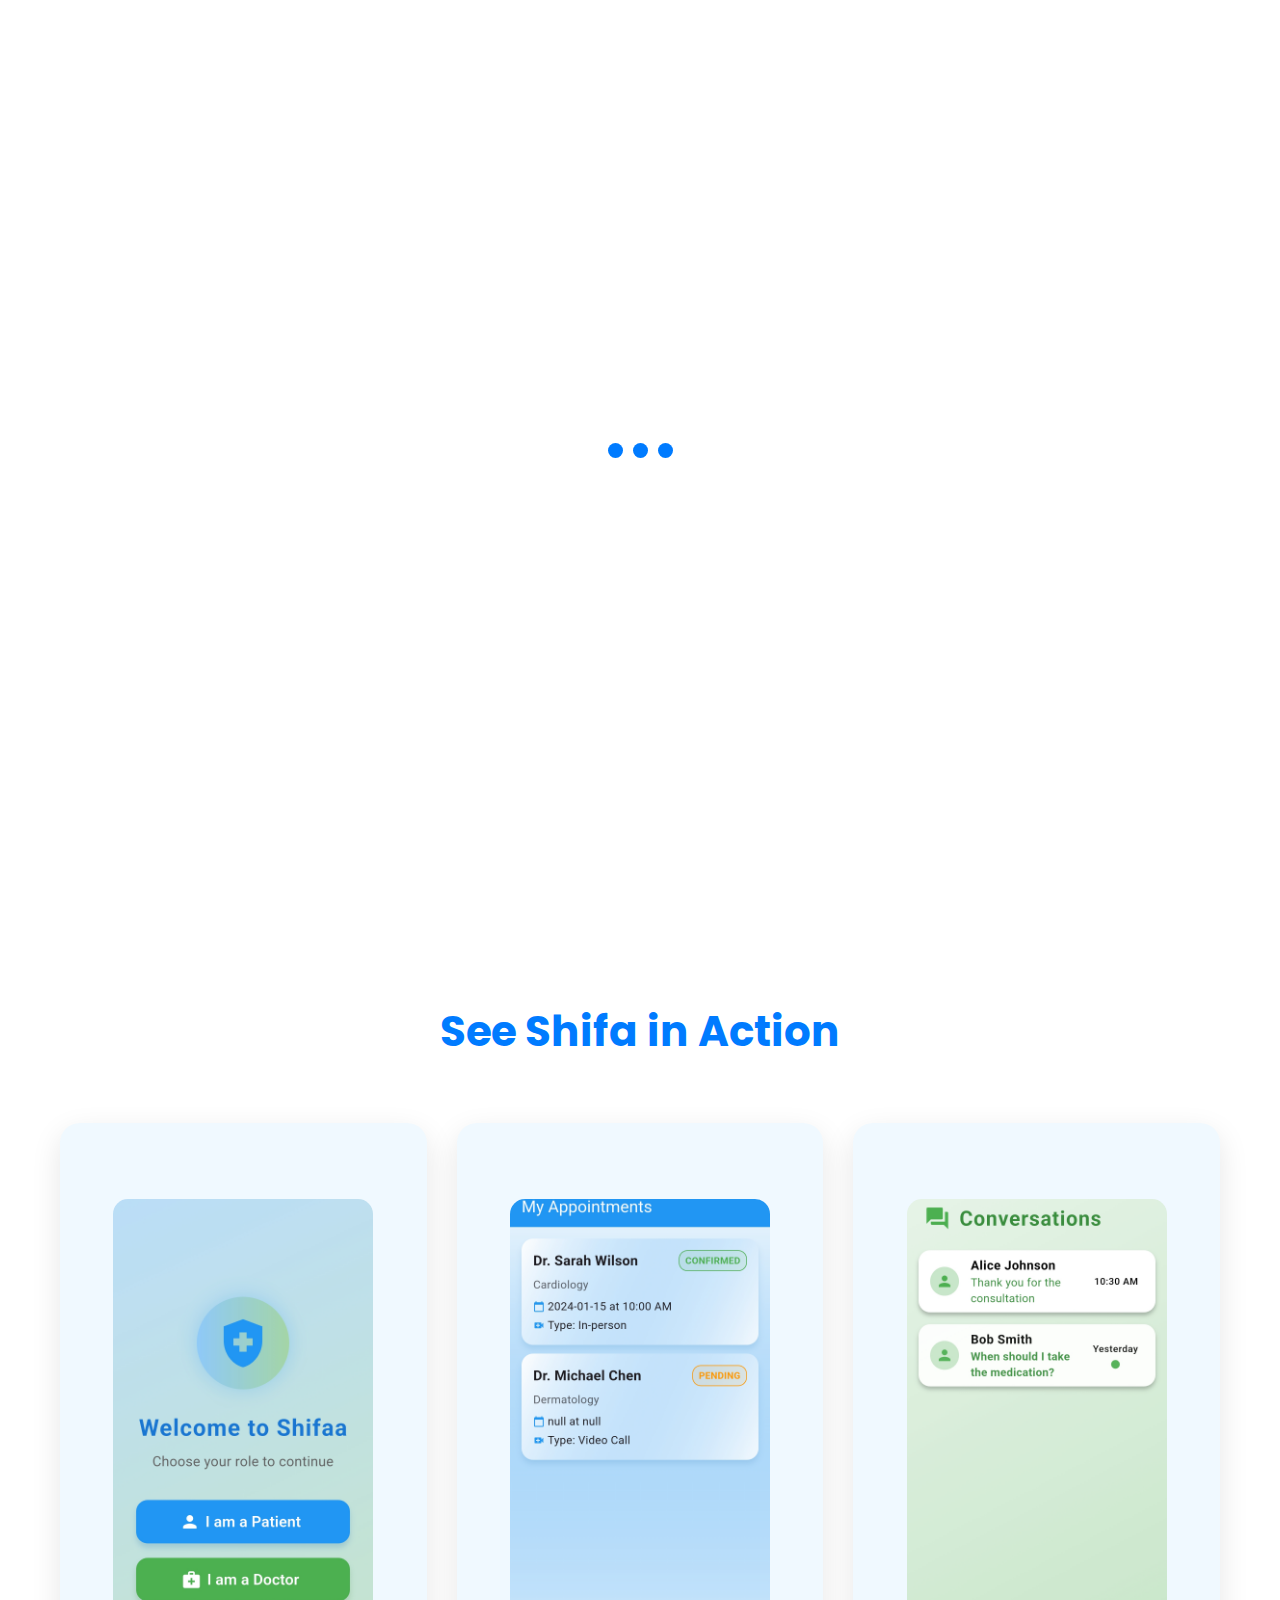
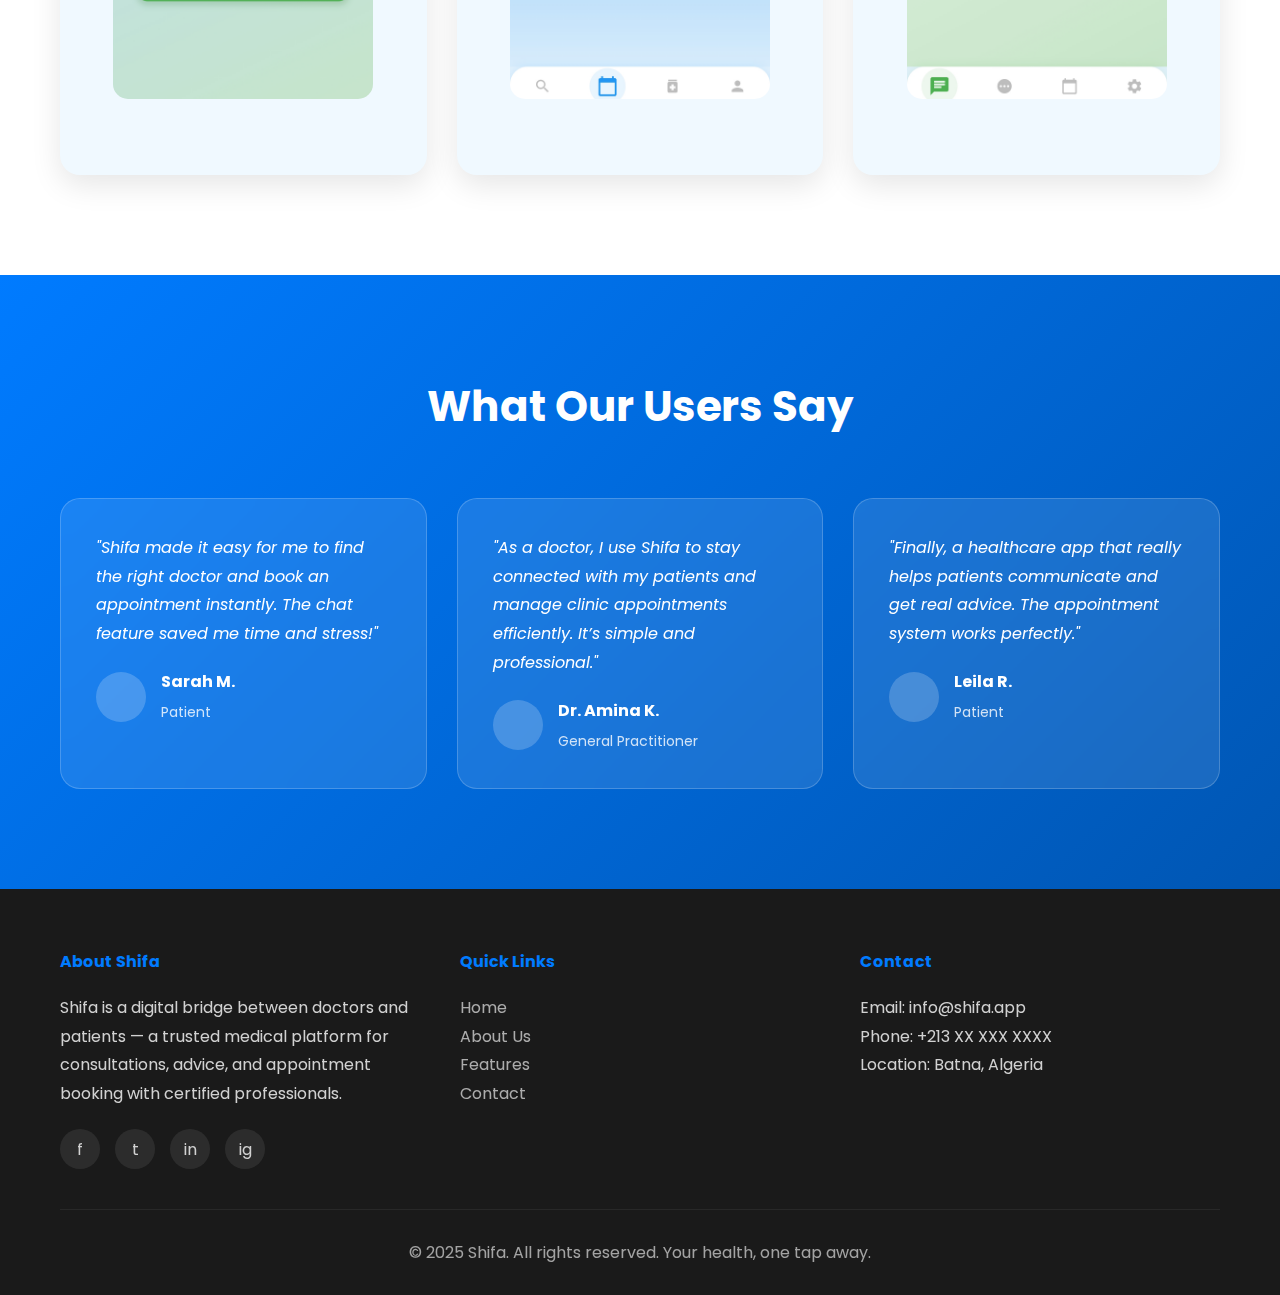
<file: index.html>
<!DOCTYPE html>
<html lang="en">
<head>
    <meta charset="UTF-8">
    <meta name="viewport" content="width=device-width, initial-scale=1.0">
    <title>Shifa - Connect Doctors and Patients</title>
    <link rel="stylesheet" href="style.css">
    <link href="https://fonts.googleapis.com/css2?family=Poppins:wght@300;400;600;700&display=swap" rel="stylesheet">
</head>
<body>
    <!-- Loading Screen -->
    <div id="loader">
        <div class="dots">
            <span></span><span></span><span></span>
        </div>
    </div>

    <!-- Header -->
    <header>
        <nav class="container">
            <div class="logo">
                <img src="Untitled design.png" alt="Shifa Logo" class="logo-img">
                <h1>Shifa</h1>
            </div>
            <ul class="nav-links">
                <li><a href="index.html" class="active">Home</a></li>
                <li><a href="about.html">About</a></li>
                <li><a href="features.html">Features</a></li>
                <li><a href="contact.html">Contact</a></li>
            </ul>
            <div class="hamburger">
                <span></span>
                <span></span>
                <span></span>
            </div>
        </nav>
        <div class="mobile-menu">
            <ul>
                <li><a href="index.html" class="mobile-link active">Home</a></li>
                <li><a href="about.html" class="mobile-link">About</a></li>
                <li><a href="features.html" class="mobile-link">Features</a></li>
                <li><a href="contact.html" class="mobile-link">Contact</a></li>
            </ul>
        </div>
    </header>

    <!-- Hero Section -->
    <section id="home" class="hero">
        <div class="container">
            <div class="hero-content">
                <div class="hero-text">
                    <h2>Your Health, Your Doctor — Always Within Reach</h2>
                    <p>Shifa is a smart medical communication app that connects doctors and patients instantly. Get trusted health advice, book appointments, and manage your consultations — all in one place.</p>
                    <div class="download-buttons">
                        <a href="app-arm64-v8a-release.apk" class="btn btn-primary">
                            <span></span>
                            Download for Android
                        </a>
                        <a href="app-arm64-v8a-release.apk" class="btn btn-secondary">
                            <span></span>
                            Get Shifa App
                        </a>
                    </div>
                </div>
                <div class="hero-mockup">
                    <svg class="phone-mockup" viewBox="0 0 300 600" xmlns="http://www.w3.org/2000/svg">
                        <rect x="10" y="10" width="280" height="580" rx="30" fill="#1a1a1a"/>
                        <rect x="20" y="50" width="260" height="500" rx="15" fill="white"/>
                        <rect x="130" y="25" width="40" height="6" rx="3" fill="#333"/>
                        <image href="Untitled design.png" x="20" y="50" width="260" height="500" preserveAspectRatio="xMidYMid slice" /> 
                    </svg>
                </div>
            </div>
        </div>
    </section>

    <!-- Screenshots Section -->
     <section class="screenshots">
        <div class="container">
            <h3 class="section-title">See Shifa in Action</h3>
            <div class="screenshots-grid">
                <div class="screenshot-item" style="--sx:20px;--sy:50px;--sw:260px;--sh:500px;--sr:15px;">
                    <img src="h.jpg" alt="Home Screen" class="screenshot-img" style="width:var(--sw);height:var(--sh);display:block;border-radius:var(--sr);object-fit:cover;">
                </div>
                <div class="screenshot-item" style="--sx:20px;--sy:50px;--sw:260px;--sh:500px;--sr:15px;">
                    <img src="d.jpg" alt="Doctor Profile" class="screenshot-img" style="width:var(--sw);height:var(--sh);display:block;border-radius:var(--sr);object-fit:cover;">
                </div>
                <div class="screenshot-item" style="--sx:20px;--sy:50px;--sw:260px;--sh:500px;--sr:15px;">
                    <img src="p.jpg" alt="Consultation Screen" class="screenshot-img" style="width:var(--sw);height:var(--sh);display:block;border-radius:var(--sr);object-fit:cover;">
                </div>
                </div>
            </div>
        </div>
    </section>

    <!-- Testimonials Section -->
    <section class="testimonials">
        <div class="container">
            <h3 class="section-title">What Our Users Say</h3>
            <div class="testimonials-grid">
                <div class="testimonial-card">
                    <p>"Shifa made it easy for me to find the right doctor and book an appointment instantly. The chat feature saved me time and stress!"</p>
                    <div class="testimonial-author">
                        <div class="author-avatar"></div>
                        <div class="author-info">
                            <h5>Sarah M.</h5>
                            <span>Patient</span>
                        </div>
                    </div>
                </div>
                <div class="testimonial-card">
                    <p>"As a doctor, I use Shifa to stay connected with my patients and manage clinic appointments efficiently. It’s simple and professional."</p>
                    <div class="testimonial-author">
                        <div class="author-avatar"></div>
                        <div class="author-info">
                            <h5>Dr. Amina K.</h5>
                            <span>General Practitioner</span>
                        </div>
                    </div>
                </div>
                <div class="testimonial-card">
                    <p>"Finally, a healthcare app that really helps patients communicate and get real advice. The appointment system works perfectly."</p>
                    <div class="testimonial-author">
                        <div class="author-avatar"></div>
                        <div class="author-info">
                            <h5>Leila R.</h5>
                            <span>Patient</span>
                        </div>
                    </div>
                </div>
            </div>
        </div>
    </section>

    <!-- Footer -->
    <footer>
        <div class="container">
            <div class="footer-content">
                <div class="footer-section">
                    <h4>About Shifa</h4>
                    <p>Shifa is a digital bridge between doctors and patients — a trusted medical platform for consultations, advice, and appointment booking with certified professionals.</p>
                    <div class="social-icons">
                        <a href="#" class="social-icon">f</a>
                        <a href="#" class="social-icon">t</a>
                        <a href="#" class="social-icon">in</a>
                        <a href="#" class="social-icon">ig</a>
                    </div>
                </div>
                <div class="footer-section">
                    <h4>Quick Links</h4>
                    <p><a href="index.html">Home</a></p>
                    <p><a href="about.html">About Us</a></p>
                    <p><a href="features.html">Features</a></p>
                    <p><a href="contact.html">Contact</a></p>
                </div>
                <div class="footer-section">
                    <h4>Contact</h4>
                    <p>Email: info@shifa.app</p>
                    <p>Phone: +213 XX XXX XXXX</p>
                    <p>Location: Batna, Algeria</p>
                </div>
            </div>
            <div class="footer-bottom">
                <p>&copy; 2025 Shifa. All rights reserved. Your health, one tap away.</p>
            </div>
        </div>
    </footer>

    <script src="script.js"></script>
</body>
</html>
</file>
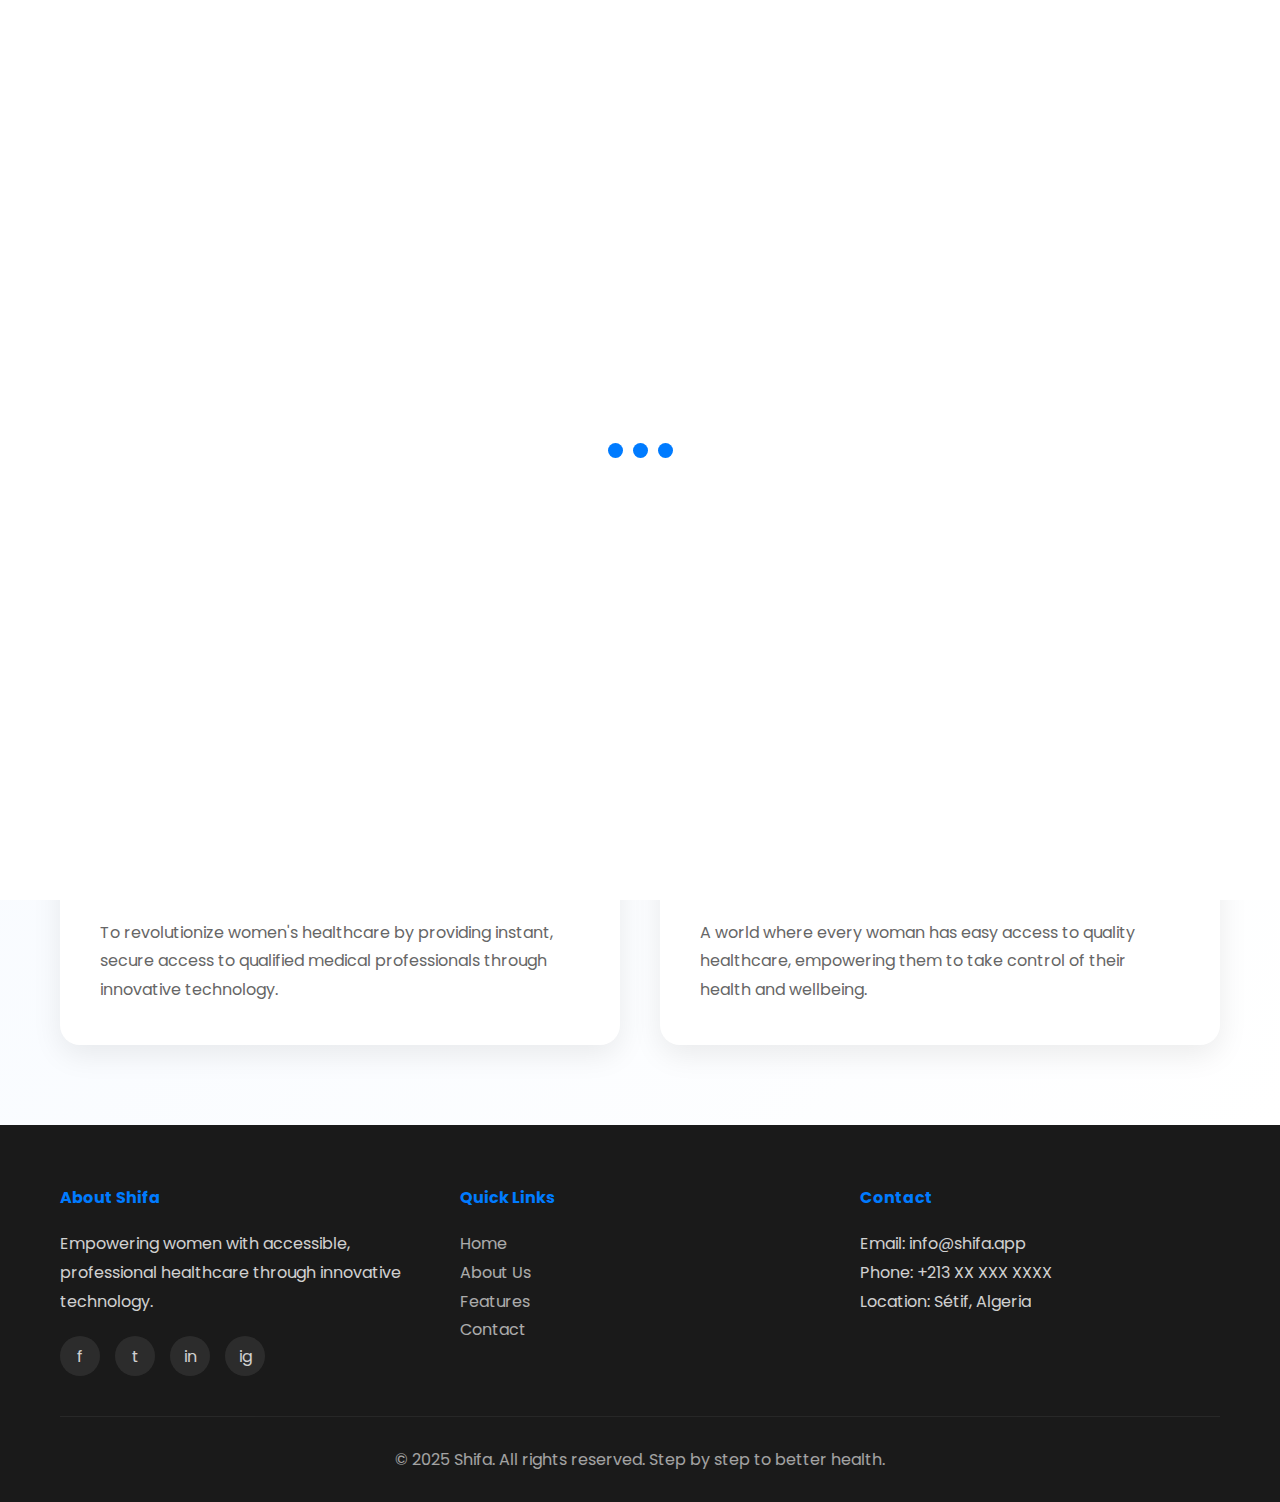
<file: about.html>
<!DOCTYPE html>
<html lang="en">
<head>
    <meta charset="UTF-8">
    <meta name="viewport" content="width=device-width, initial-scale=1.0">
    <title>About - Shifa</title>
    <link rel="stylesheet" href="style.css">
    <link href="https://fonts.googleapis.com/css2?family=Poppins:wght@300;400;600;700&display=swap" rel="stylesheet">
</head>
<body>
    <!-- Loading Screen -->
    <div id="loader">
        <div class="dots">
            <span></span><span></span><span></span>
        </div>
    </div>

    <!-- Header -->
    <header>
        <nav class="container">
            <div class="logo">
                <img src="Untitled design.png" alt="Shifa Logo" class="logo-img">
                <h1>Shifa</h1>
            </div>
            <ul class="nav-links">
                <li><a href="index.html">Home</a></li>
                <li><a href="about.html" class="active">About</a></li>
                <li><a href="features.html">Features</a></li>
                <li><a href="contact.html">Contact</a></li>
            </ul>
            <div class="hamburger">
                <span></span>
                <span></span>
                <span></span>
            </div>
        </nav>
        <div class="mobile-menu">
            <ul>
                <li><a href="index.html" class="mobile-link">Home</a></li>
                <li><a href="about.html" class="mobile-link active">About</a></li>
                <li><a href="features.html" class="mobile-link">Features</a></li>
                <li><a href="contact.html" class="mobile-link">Contact</a></li>
            </ul>
        </div>
    </header>

    <!-- About Section -->
    <section id="about" class="about page-section">
        <div class="container">
            <div class="about-content">
                <div class="about-text">
                    <h3>Healthcare Made Simple</h3>
                    <p>Shifa is a revolutionary medical platform designed specifically for women, connecting you with certified healthcare professionals for consultations, appointments, and comprehensive medical follow-ups.</p>
                    <p>We believe that quality healthcare should be accessible, comfortable, and tailored to your needs. Whether you prefer online consultations or in-person visits, Shifa makes it effortless.</p>
                    <p>Our mission is to empower women by providing a safe, private, and professional healthcare experience that fits seamlessly into their lives. With Shifa, you're always connected to the care you deserve.</p>
                </div>
                <div class="about-illustration">
                    <svg width="400" height="300" viewBox="0 0 400 300" xmlns="http://www.w3.org/2000/svg">
                        <circle cx="200" cy="150" r="120" fill="#f0f9ff"/>
                        <path d="M200 80 L240 120 L200 160 L160 120 Z" fill="#007BFF"/>
                        <circle cx="200" cy="160" r="15" fill="#2ECC71"/>
                        <path d="M140 200 Q200 180 260 200" stroke="#007BFF" stroke-width="3" fill="none"/>
                        <circle cx="140" cy="200" r="8" fill="#2ECC71"/>
                        <circle cx="260" cy="200" r="8" fill="#2ECC71"/>
                    </svg>
                </div>
            </div>
        </div>
    </section>

    <!-- Mission & Vision -->
    <section class="mission-vision">
        <div class="container">
            <div class="mission-vision-grid">
                <div class="mission-card">
                    <h4>Our Mission</h4>
                    <p>To revolutionize women's healthcare by providing instant, secure access to qualified medical professionals through innovative technology.</p>
                </div>
                <div class="mission-card">
                    <h4>Our Vision</h4>
                    <p>A world where every woman has easy access to quality healthcare, empowering them to take control of their health and wellbeing.</p>
                </div>
            </div>
        </div>
    </section>

    <!-- Footer -->
    <footer>
        <div class="container">
            <div class="footer-content">
                <div class="footer-section">
                    <h4>About Shifa</h4>
                    <p>Empowering women with accessible, professional healthcare through innovative technology.</p>
                    <div class="social-icons">
                        <a href="#" class="social-icon">f</a>
                        <a href="#" class="social-icon">t</a>
                        <a href="#" class="social-icon">in</a>
                        <a href="#" class="social-icon">ig</a>
                    </div>
                </div>
                <div class="footer-section">
                    <h4>Quick Links</h4>
                    <p><a href="index.html">Home</a></p>
                    <p><a href="about.html">About Us</a></p>
                    <p><a href="features.html">Features</a></p>
                    <p><a href="contact.html">Contact</a></p>
                </div>
                <div class="footer-section">
                    <h4>Contact</h4>
                    <p>Email: info@shifa.app</p>
                    <p>Phone: +213 XX XXX XXXX</p>
                    <p>Location: Sétif, Algeria</p>
                </div>
            </div>
            <div class="footer-bottom">
                <p>&copy; 2025 Shifa. All rights reserved. Step by step to better health.</p>
            </div>
        </div>
    </footer>

    <script src="script.js"></script>
</body>
</html>
</file>
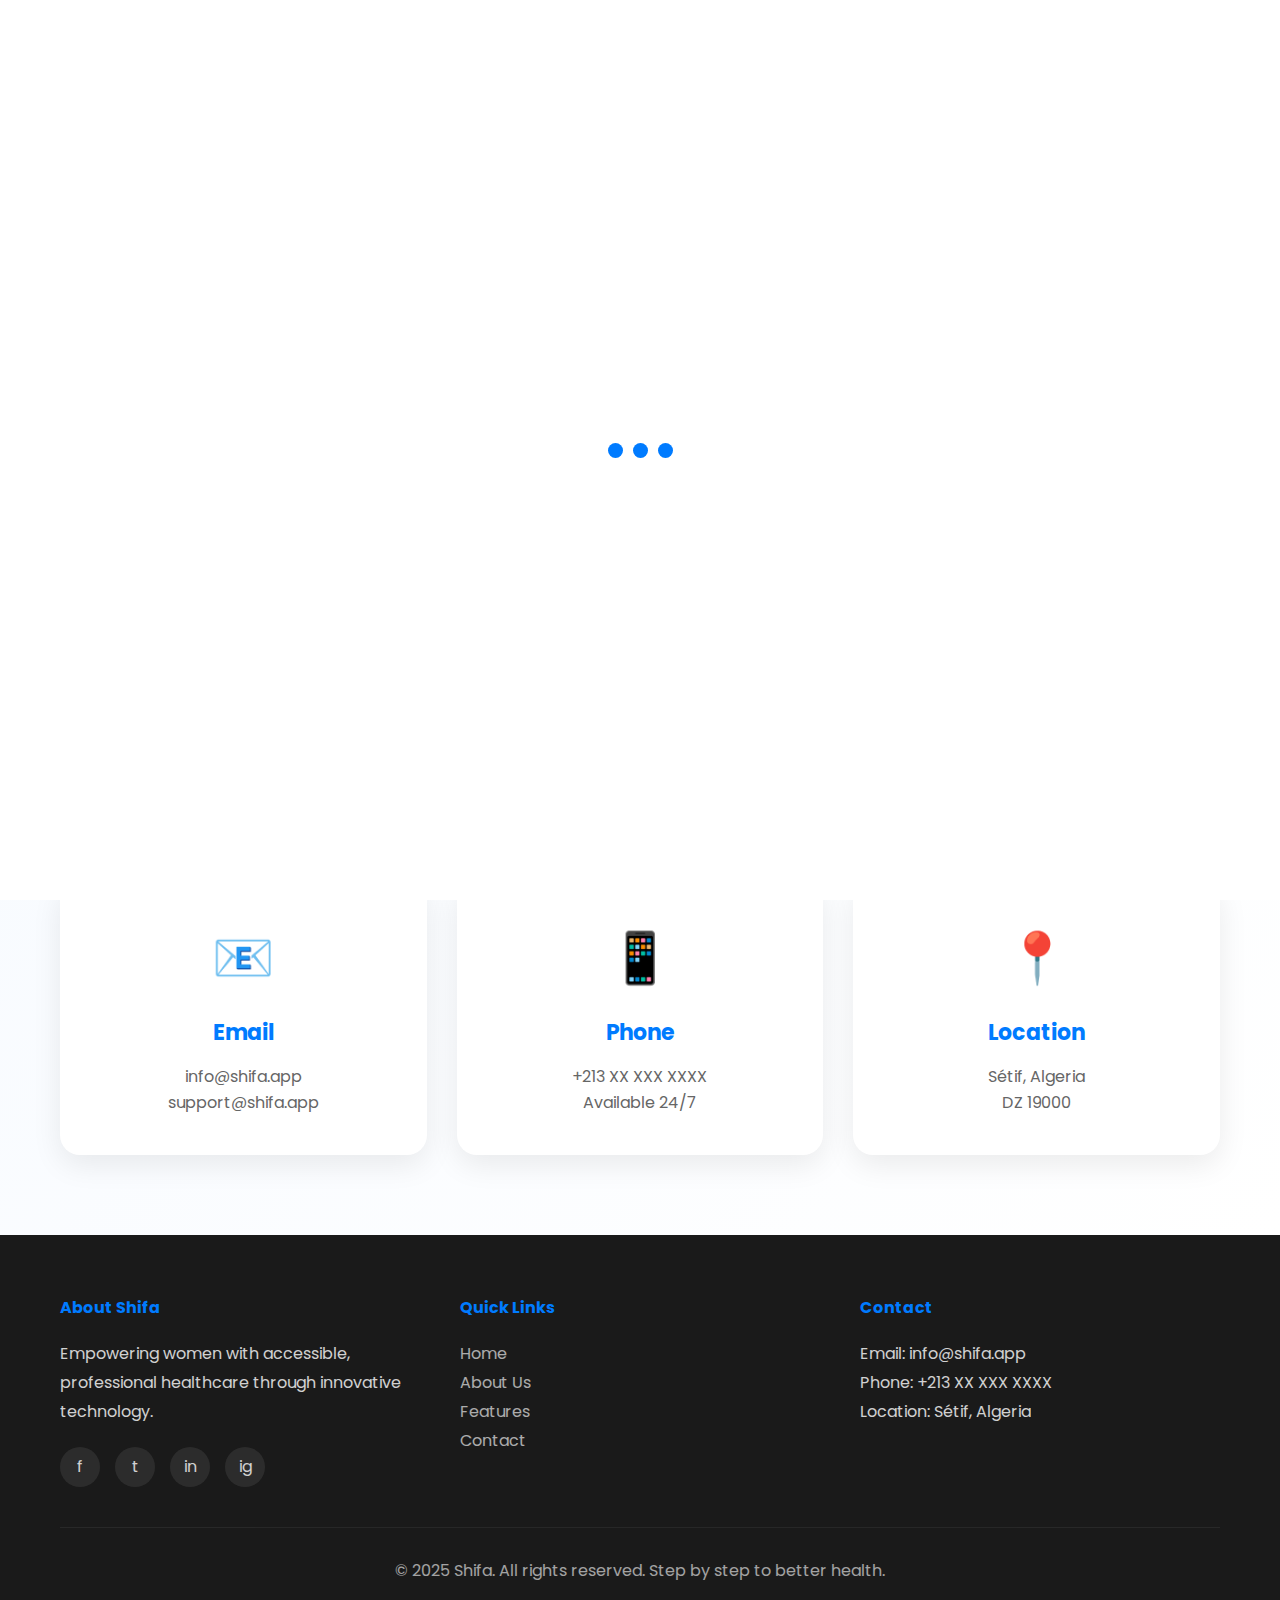
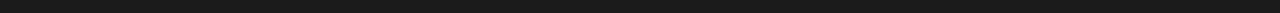
<file: contact.html>
<!DOCTYPE html>
<html lang="en">
<head>
    <meta charset="UTF-8">
    <meta name="viewport" content="width=device-width, initial-scale=1.0">
    <title>Contact - Shifa</title>
    <link rel="stylesheet" href="style.css">
    <link href="https://fonts.googleapis.com/css2?family=Poppins:wght@300;400;600;700&display=swap" rel="stylesheet">
</head>
<body>
    <!-- Loading Screen -->
    <div id="loader">
        <div class="dots">
            <span></span><span></span><span></span>
        </div>
    </div>

    <!-- Header -->
    <header>
        <nav class="container">
            <div class="logo">
                <img src="Untitled design.png" alt="Shifa Logo" class="logo-img">
                <h1>Shifa</h1>
            </div>
            <ul class="nav-links">
                <li><a href="index.html">Home</a></li>
                <li><a href="about.html">About</a></li>
                <li><a href="features.html">Features</a></li>
                <li><a href="contact.html" class="active">Contact</a></li>
            </ul>
            <div class="hamburger">
                <span></span>
                <span></span>
                <span></span>
            </div>
        </nav>
        <div class="mobile-menu">
            <ul>
                <li><a href="index.html" class="mobile-link">Home</a></li>
                <li><a href="about.html" class="mobile-link">About</a></li>
                <li><a href="features.html" class="mobile-link">Features</a></li>
                <li><a href="contact.html" class="mobile-link active">Contact</a></li>
            </ul>
        </div>
    </header>

    <!-- Contact Section -->
    <section id="contact" class="contact page-section">
        <div class="container">
            <div class="contact-content">
                <h3 class="section-title">Get in Touch</h3>
                <p class="contact-intro">Have questions? We'd love to hear from you. Send us a message and we'll respond as soon as possible.</p>
                <form class="contact-form">
                    <div class="form-group">
                        <input type="text" placeholder="Your Name" required>
                    </div>
                    <div class="form-group">
                        <input type="email" placeholder="Your Email" required>
                    </div>
                    <div class="form-group">
                        <textarea placeholder="Your Message" required></textarea>
                    </div>
                    <button type="submit" class="submit-btn">Send Message</button>
                </form>
            </div>
        </div>
    </section>

    <!-- Contact Info -->
    <section class="contact-info">
        <div class="container">
            <div class="contact-info-grid">
                <div class="info-card">
                    <div class="info-icon">📧</div>
                    <h4>Email</h4>
                    <p>info@shifa.app</p>
                    <p>support@shifa.app</p>
                </div>
                <div class="info-card">
                    <div class="info-icon">📱</div>
                    <h4>Phone</h4>
                    <p>+213 XX XXX XXXX</p>
                    <p>Available 24/7</p>
                </div>
                <div class="info-card">
                    <div class="info-icon">📍</div>
                    <h4>Location</h4>
                    <p>Sétif, Algeria</p>
                    <p>DZ 19000</p>
                </div>
            </div>
        </div>
    </section>

    <!-- Footer -->
    <footer>
        <div class="container">
            <div class="footer-content">
                <div class="footer-section">
                    <h4>About Shifa</h4>
                    <p>Empowering women with accessible, professional healthcare through innovative technology.</p>
                    <div class="social-icons">
                        <a href="#" class="social-icon">f</a>
                        <a href="#" class="social-icon">t</a>
                        <a href="#" class="social-icon">in</a>
                        <a href="#" class="social-icon">ig</a>
                    </div>
                </div>
                <div class="footer-section">
                    <h4>Quick Links</h4>
                    <p><a href="index.html">Home</a></p>
                    <p><a href="about.html">About Us</a></p>
                    <p><a href="features.html">Features</a></p>
                    <p><a href="contact.html">Contact</a></p>
                </div>
                <div class="footer-section">
                    <h4>Contact</h4>
                    <p>Email: info@shifa.app</p>
                    <p>Phone: +213 XX XXX XXXX</p>
                    <p>Location: Sétif, Algeria</p>
                </div>
            </div>
            <div class="footer-bottom">
                <p>&copy; 2025 Shifa. All rights reserved. Step by step to better health.</p>
            </div>
        </div>
    </footer>

    <script src="script.js"></script>
</body>
</html>
</file>
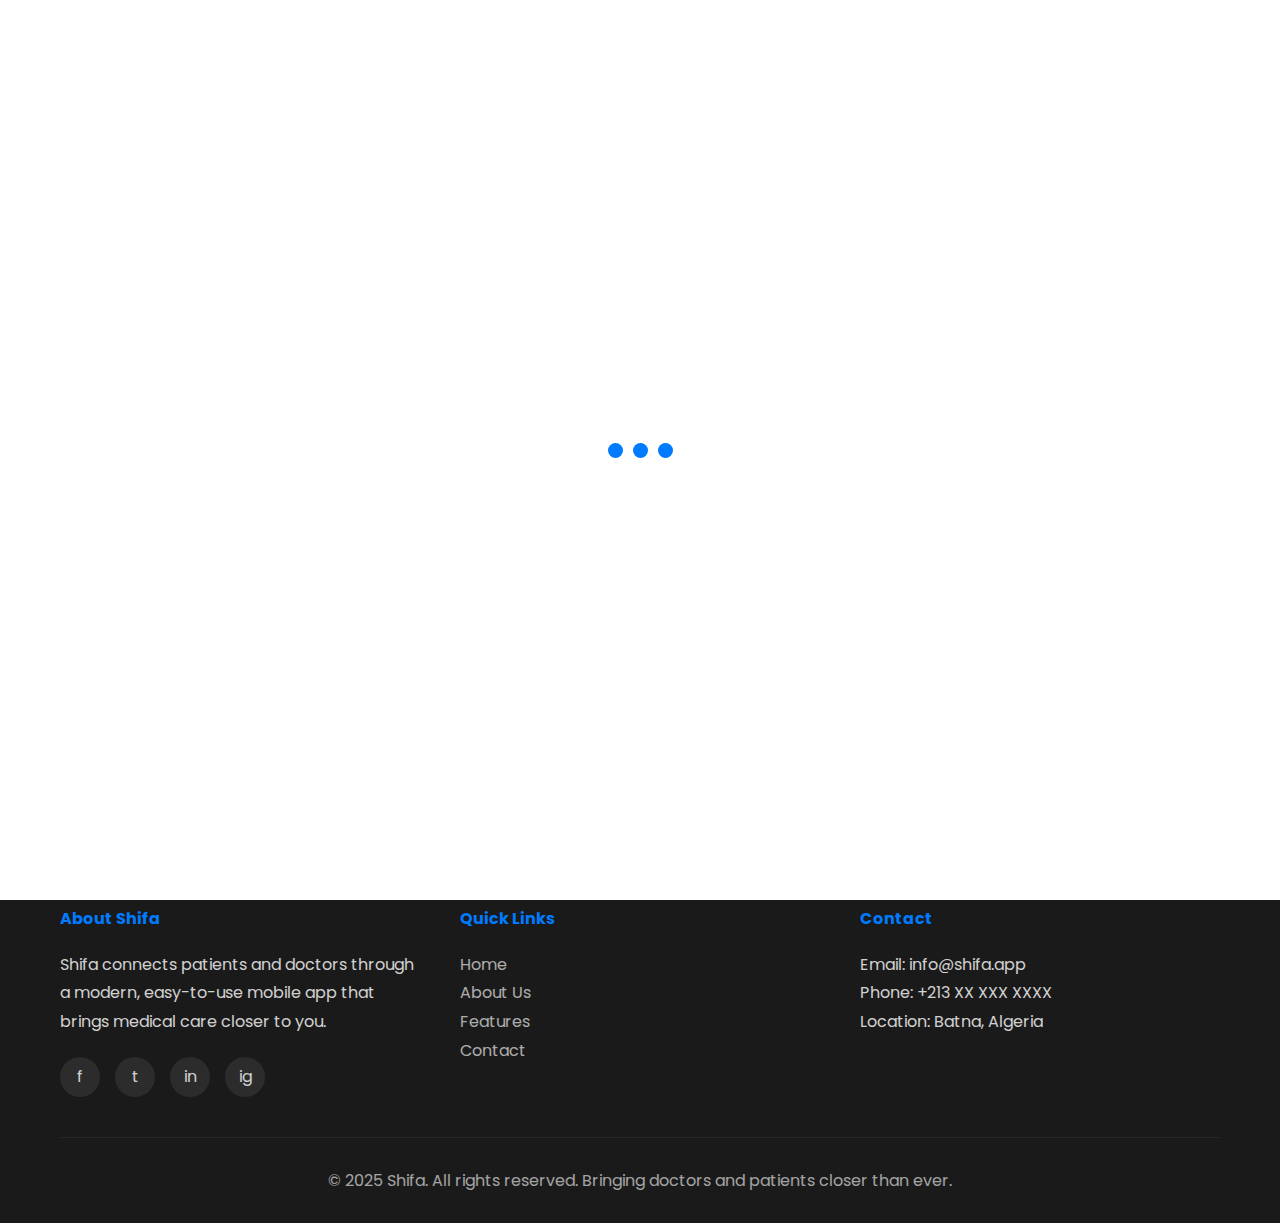
<file: features.html>
<!DOCTYPE html>
<html lang="en">
<head>
    <meta charset="UTF-8">
    <meta name="viewport" content="width=device-width, initial-scale=1.0">
    <title>Features - Shifa</title>
    <link rel="stylesheet" href="style.css">
    <link href="https://fonts.googleapis.com/css2?family=Poppins:wght@300;400;600;700&display=swap" rel="stylesheet">
</head>
<body>
    <!-- Loading Screen -->
    <div id="loader">
        <div class="dots">
            <span></span><span></span><span></span>
        </div>
    </div>

    <!-- Header -->
    <header>
        <nav class="container">
            <div class="logo">
                <img src="Untitled design.png" alt="Shifa Logo" class="logo-img">
                <h1>Shifa</h1>
            </div>
            <ul class="nav-links">
                <li><a href="index.html">Home</a></li>
                <li><a href="about.html">About</a></li>
                <li><a href="features.html" class="active">Features</a></li>
                <li><a href="contact.html">Contact</a></li>
            </ul>
            <div class="hamburger">
                <span></span>
                <span></span>
                <span></span>
            </div>
        </nav>
        <div class="mobile-menu">
            <ul>
                <li><a href="index.html" class="mobile-link">Home</a></li>
                <li><a href="about.html" class="mobile-link">About</a></li>
                <li><a href="features.html" class="mobile-link active">Features</a></li>
                <li><a href="contact.html" class="mobile-link">Contact</a></li>
            </ul>
        </div>
    </header>

    <!-- Features Section -->
    <section id="features" class="features page-section">
        <div class="container">
            <h3 class="section-title">Main Features of Shifa</h3>
            <div class="features-grid">
                <div class="feature-card">
                    <div class="feature-icon"></div>
                    <h4>Doctor–Patient Communication</h4>
                    <p>Stay connected with certified doctors and get quick medical advice through secure chat or video calls.</p>
                </div>
                <div class="feature-card">
                    <div class="feature-icon"></div>
                    <h4>Appointment Scheduling</h4>
                    <p>Book appointments with doctors easily and choose between online consultations or in-person visits.</p>
                </div>
                <div class="feature-card">
                    <div class="feature-icon"></div>
                    <h4>Personalized Medical Recommendations</h4>
                    <p>Receive tailored health tips and treatment recommendations based on your symptoms and history.</p>
                </div>
                <div class="feature-card">
                    <div class="feature-icon"></div>
                    <h4>Secure Health Records</h4>
                    <p>All your medical data and chat history are encrypted and stored safely for complete privacy and protection.</p>
                </div>
                <div class="feature-card">
                    <div class="feature-icon"></div>
                    <h4>Lightweight Mobile App</h4>
                    <p>Shifa is optimized for Android with a small app size and fast performance, even on low-end devices.</p>
                </div>
                <div class="feature-card">
                    <div class="feature-icon"></div>
                    <h4>24/7 Access</h4>
                    <p>Contact doctors or check your appointments anytime, anywhere, directly from your smartphone.</p>
                </div>
            </div>
        </div>
    </section>

    <!-- Footer -->
    <footer>
        <div class="container">
            <div class="footer-content">
                <div class="footer-section">
                    <h4>About Shifa</h4>
                    <p>Shifa connects patients and doctors through a modern, easy-to-use mobile app that brings medical care closer to you.</p>
                    <div class="social-icons">
                        <a href="#" class="social-icon">f</a>
                        <a href="#" class="social-icon">t</a>
                        <a href="#" class="social-icon">in</a>
                        <a href="#" class="social-icon">ig</a>
                    </div>
                </div>
                <div class="footer-section">
                    <h4>Quick Links</h4>
                    <p><a href="index.html">Home</a></p>
                    <p><a href="about.html">About Us</a></p>
                    <p><a href="features.html">Features</a></p>
                    <p><a href="contact.html">Contact</a></p>
                </div>
                <div class="footer-section">
                    <h4>Contact</h4>
                    <p>Email: info@shifa.app</p>
                    <p>Phone: +213 XX XXX XXXX</p>
                    <p>Location: Batna, Algeria</p>
                </div>
            </div>
            <div class="footer-bottom">
                <p>&copy; 2025 Shifa. All rights reserved. Bringing doctors and patients closer than ever.</p>
            </div>
        </div>
    </footer>

    <script src="script.js"></script>
</body>
</html>
</file>
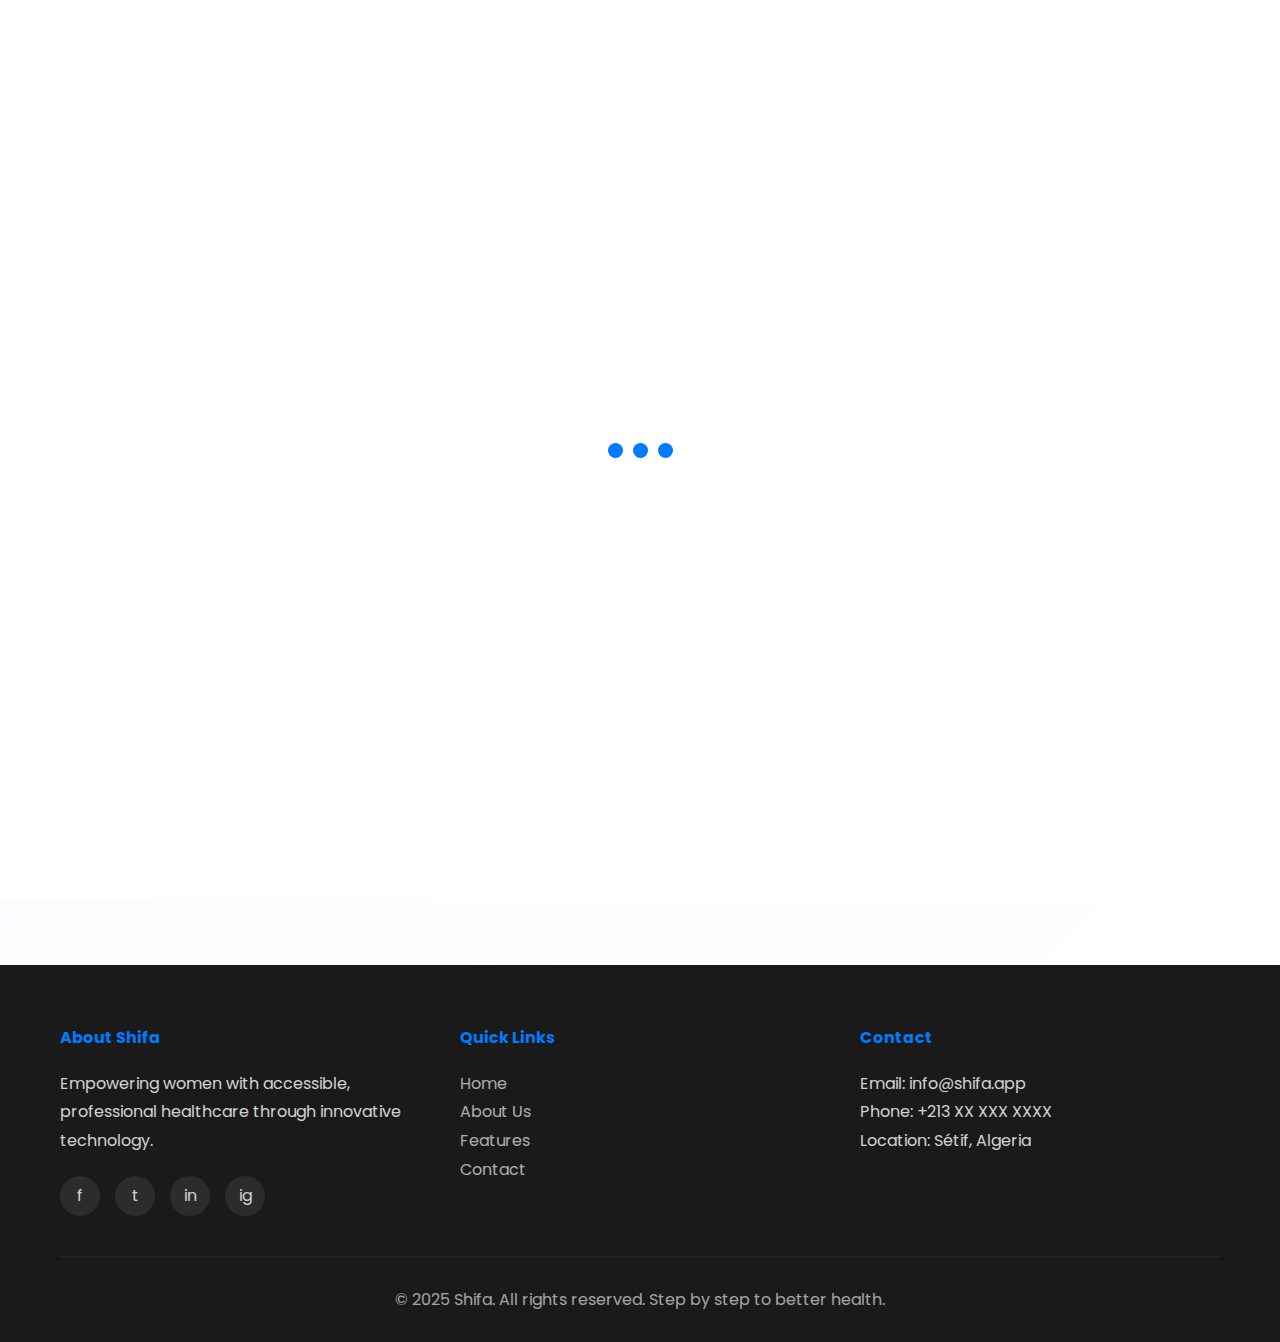
<file: shifa-web/features.html>
<!DOCTYPE html>
<html lang="en">
<head>
    <meta charset="UTF-8">
    <meta name="viewport" content="width=device-width, initial-scale=1.0">
    <title>Features - Shifa</title>
    <link rel="stylesheet" href="style.css">
    <link href="https://fonts.googleapis.com/css2?family=Poppins:wght@300;400;600;700&display=swap" rel="stylesheet">
</head>
<body>
    <!-- Loading Screen -->
    <div id="loader">
        <div class="dots">
            <span></span><span></span><span></span>
        </div>
    </div>

    <!-- Header -->
    <header>
        <nav class="container">
            <div class="logo">
                <img src="Untitled design.png" alt="Shifa Logo" class="logo-img">
                <h1>Shifa</h1>
            </div>
            <ul class="nav-links">
                <li><a href="index.html">Home</a></li>
                <li><a href="about.html">About</a></li>
                <li><a href="features.html" class="active">Features</a></li>
                <li><a href="contact.html">Contact</a></li>
            </ul>
            <div class="hamburger">
                <span></span>
                <span></span>
                <span></span>
            </div>
        </nav>
        <div class="mobile-menu">
            <ul>
                <li><a href="index.html" class="mobile-link">Home</a></li>
                <li><a href="about.html" class="mobile-link">About</a></li>
                <li><a href="features.html" class="mobile-link active">Features</a></li>
                <li><a href="contact.html" class="mobile-link">Contact</a></li>
            </ul>
        </div>
    </header>

    <!-- Features Section -->
    <section id="features" class="features page-section">
        <div class="container">
            <h3 class="section-title">Why Choose Shifa?</h3>
            <div class="features-grid">
                <div class="feature-card">
                    <div class="feature-icon">💬</div>
                    <h4>Online Consultation</h4>
                    <p>Connect with qualified doctors from the comfort of your home through secure video or chat consultations.</p>
                </div>
                <div class="feature-card">
                    <div class="feature-icon">📅</div>
                    <h4>Book Appointments Easily</h4>
                    <p>Schedule in-person visits with just a few taps. No more waiting on hold or complicated booking systems.</p>
                </div>
                <div class="feature-card">
                    <div class="feature-icon">👩‍⚕️</div>
                    <h4>Certified Doctors</h4>
                    <p>Access a network of verified, experienced healthcare professionals specialized in women's health.</p>
                </div>
                <div class="feature-card">
                    <div class="feature-icon">🔒</div>
                    <h4>Secure Medical Data</h4>
                    <p>Your health information is protected with enterprise-grade security and complete privacy compliance.</p>
                </div>
                <div class="feature-card">
                    <div class="feature-icon">📱</div>
                    <h4>Mobile Friendly</h4>
                    <p>Access your health information and consultations from any device, anywhere, at any time.</p>
                </div>
                <div class="feature-card">
                    <div class="feature-icon">⏰</div>
                    <h4>24/7 Support</h4>
                    <p>Our support team is always available to help you with any questions or concerns you may have.</p>
                </div>
            </div>
        </div>
    </section>

    <!-- Footer -->
    <footer>
        <div class="container">
            <div class="footer-content">
                <div class="footer-section">
                    <h4>About Shifa</h4>
                    <p>Empowering women with accessible, professional healthcare through innovative technology.</p>
                    <div class="social-icons">
                        <a href="#" class="social-icon">f</a>
                        <a href="#" class="social-icon">t</a>
                        <a href="#" class="social-icon">in</a>
                        <a href="#" class="social-icon">ig</a>
                    </div>
                </div>
                <div class="footer-section">
                    <h4>Quick Links</h4>
                    <p><a href="index.html">Home</a></p>
                    <p><a href="about.html">About Us</a></p>
                    <p><a href="features.html">Features</a></p>
                    <p><a href="contact.html">Contact</a></p>
                </div>
                <div class="footer-section">
                    <h4>Contact</h4>
                    <p>Email: info@shifa.app</p>
                    <p>Phone: +213 XX XXX XXXX</p>
                    <p>Location: Sétif, Algeria</p>
                </div>
            </div>
            <div class="footer-bottom">
                <p>&copy; 2025 Shifa. All rights reserved. Step by step to better health.</p>
            </div>
        </div>
    </footer>

    <script src="script.js"></script>
</body>
</html>
</file>
<file: style.css>
* {
    margin: 0;
    padding: 0;
    box-sizing: border-box;
}

body {
    font-family: 'Poppins', sans-serif;
    color: #333;
    overflow-x: hidden;
    background: #ffffff;
}

.container {
    max-width: 1200px;
    margin: 0 auto;
    padding: 0 20px;
}

/* Loading Screen */
#loader {
    position: fixed;
    top: 0;
    left: 0;
    width: 100%;
    height: 100%;
    background: #ffffff;
    display: flex;
    justify-content: center;
    align-items: center;
    z-index: 9999;
    transition: opacity 0.5s ease, visibility 0.5s ease;
}

#loader.fade-out {
    opacity: 0;
    visibility: hidden;
}

.dots {
    display: flex;
    gap: 10px;
}

.dots span {
    width: 15px;
    height: 15px;
    background: #007BFF;
    border-radius: 50%;
    animation: bounce 1.4s infinite ease-in-out both;
}

.dots span:nth-child(1) {
    animation-delay: -0.32s;
}

.dots span:nth-child(2) {
    animation-delay: -0.16s;
}

@keyframes bounce {
    0%, 80%, 100% {
        transform: scale(0);
        opacity: 0.5;
    }
    40% {
        transform: scale(1);
        opacity: 1;
    }
}

/* Header */
header {
    background: rgba(255, 255, 255, 0.98);
    padding: 20px 0;
    position: fixed;
    width: 100%;
    top: 0;
    z-index: 1000;
    box-shadow: 0 2px 10px rgba(0, 0, 0, 0.05);
}

nav {
    display: flex;
    justify-content: space-between;
    align-items: center;
}

.logo {
    display: flex;
    align-items: center;
    gap: 10px;
}

.logo-img {
    max-width: 60px;
    height: auto;
    display: block;
}

.logo h1 {
    color: #007BFF;
    font-size: 28px;
    font-weight: 700;
}

.nav-links {
    display: flex;
    gap: 30px;
    list-style: none;
}

.nav-links a {
    text-decoration: none;
    color: #333;
    font-weight: 500;
    transition: color 0.3s;
    padding: 5px 10px;
    border-radius: 5px;
}

.nav-links a:hover {
    color: #007BFF;
}

.nav-links a.active {
    color: #007BFF;
    background: rgba(0, 123, 255, 0.1);
}

.hamburger {
    display: none;
    flex-direction: column;
    cursor: pointer;
    gap: 5px;
}

.hamburger span {
    width: 25px;
    height: 3px;
    background: #007BFF;
    border-radius: 3px;
    transition: all 0.3s;
}

.hamburger.active span:nth-child(1) {
    transform: rotate(45deg) translate(8px, 8px);
}

.hamburger.active span:nth-child(2) {
    opacity: 0;
}

.hamburger.active span:nth-child(3) {
    transform: rotate(-45deg) translate(7px, -7px);
}

.mobile-menu {
    display: none;
    position: fixed;
    top: 90px;
    left: 0;
    right: 0;
    background: white;
    box-shadow: 0 4px 10px rgba(0, 0, 0, 0.1);
    z-index: 999;
    max-height: 0;
    overflow: hidden;
    transition: max-height 0.3s ease;
}

.mobile-menu.active {
    max-height: 300px;
}

.mobile-menu ul {
    list-style: none;
    padding: 20px;
}

.mobile-menu ul li {
    padding: 15px 0;
    border-bottom: 1px solid #f0f0f0;
}

.mobile-menu ul li:last-child {
    border-bottom: none;
}

.mobile-menu ul li a {
    text-decoration: none;
    color: #333;
    font-weight: 500;
    font-size: 18px;
    display: block;
}

.mobile-menu ul li a.active {
    color: #007BFF;
}

/* Hero Section */
.hero {
    min-height: 100vh;
    display: flex;
    align-items: center;
    padding-top: 100px;
    background: linear-gradient(135deg, #f0f9ff 0%, #ffffff 100%);
    position: relative;
    overflow: hidden;
}

.hero::before {
    content: '';
    position: absolute;
    width: 600px;
    height: 600px;
    background: radial-gradient(circle, rgba(0, 123, 255, 0.1) 0%, transparent 70%);
    top: -200px;
    right: -200px;
    border-radius: 50%;
}

.hero-content {
    display: grid;
    grid-template-columns: 1fr 1fr;
    gap: 60px;
    align-items: center;
}

.hero-text {
    animation: fadeInLeft 1s ease-out;
}

.hero-text h2 {
    font-size: 52px;
    color: #007BFF;
    margin-bottom: 20px;
    font-weight: 700;
}

.hero-text p {
    font-size: 20px;
    color: #666;
    margin-bottom: 40px;
    line-height: 1.6;
}

.download-buttons {
    display: flex;
    gap: 20px;
    flex-wrap: wrap;
}

.btn {
    padding: 15px 35px;
    border-radius: 50px;
    text-decoration: none;
    font-weight: 600;
    transition: all 0.3s;
    display: inline-flex;
    align-items: center;
    gap: 10px;
}

.btn-primary {
    background: #007BFF;
    color: white;
    box-shadow: 0 4px 15px rgba(0, 123, 255, 0.3);
}

.btn-primary:hover {
    background: #0056b3;
    transform: translateY(-2px);
    box-shadow: 0 6px 20px rgba(0, 123, 255, 0.4);
}

.btn-secondary {
    background: #2ECC71;
    color: white;
    box-shadow: 0 4px 15px rgba(46, 204, 113, 0.3);
}

.btn-secondary:hover {
    background: #27ae60;
    transform: translateY(-2px);
    box-shadow: 0 6px 20px rgba(46, 204, 113, 0.4);
}

.hero-mockup {
    text-align: center;
    animation: fadeInRight 1s ease-out;
    position: relative;
}

.phone-mockup {
    max-width: 350px;
    filter: drop-shadow(0 20px 40px rgba(0, 0, 0, 0.15));
    animation: float 3s ease-in-out infinite;
    position: relative;
}

/* Page Section */
.page-section {
    padding-top: 120px;
    min-height: calc(100vh - 400px);
}

/* About Section */
.about {
    padding: 100px 0;
    background: white;
}

.about-content {
    display: grid;
    grid-template-columns: 1fr 1fr;
    gap: 60px;
    align-items: center;
}

.about-text h3 {
    font-size: 42px;
    color: #007BFF;
    margin-bottom: 25px;
}

.about-text p {
    font-size: 18px;
    line-height: 1.8;
    color: #666;
    margin-bottom: 20px;
}

.about-illustration {
    text-align: center;
}

.about-illustration svg {
    max-width: 100%;
    height: auto;
}

/* Mission Vision */
.mission-vision {
    padding: 80px 0;
    background: linear-gradient(135deg, #f8fbff 0%, #ffffff 100%);
}

.mission-vision-grid {
    display: grid;
    grid-template-columns: repeat(auto-fit, minmax(300px, 1fr));
    gap: 40px;
}

.mission-card {
    background: white;
    padding: 40px;
    border-radius: 20px;
    box-shadow: 0 10px 30px rgba(0, 0, 0, 0.08);
    transition: transform 0.3s;
}

.mission-card:hover {
    transform: translateY(-10px);
}

.mission-card h4 {
    font-size: 28px;
    color: #007BFF;
    margin-bottom: 20px;
}

.mission-card p {
    font-size: 16px;
    line-height: 1.8;
    color: #666;
}

/* Features Section */
.features {
    padding: 100px 0;
    background: linear-gradient(135deg, #f8fbff 0%, #ffffff 100%);
}

.section-title {
    text-align: center;
    font-size: 42px;
    color: #007BFF;
    margin-bottom: 60px;
}

.features-grid {
    display: grid;
    grid-template-columns: repeat(auto-fit, minmax(280px, 1fr));
    gap: 40px;
}

.feature-card {
    background: white;
    padding: 40px 30px;
    border-radius: 20px;
    text-align: center;
    box-shadow: 0 10px 30px rgba(0, 0, 0, 0.08);
    transition: all 0.3s;
}

.feature-card:hover {
    transform: translateY(-10px);
    box-shadow: 0 15px 40px rgba(0, 123, 255, 0.15);
}

.feature-icon {
    font-size: 50px;
    margin-bottom: 20px;
}

.feature-card h4 {
    font-size: 22px;
    color: #333;
    margin-bottom: 15px;
}

.feature-card p {
    color: #666;
    line-height: 1.6;
}

/* Screenshots Section */
.screenshots {
    padding: 100px 0;
    background: white;
}

.screenshots-grid {
    display: grid;
    grid-template-columns: repeat(auto-fit, minmax(300px, 1fr));
    gap: 30px;
    margin-top: 60px;
}

.screenshot-item {
    border-radius: 20px;
    overflow: hidden;
    box-shadow: 0 10px 30px rgba(0, 0, 0, 0.1);
    background: #f0f9ff;
    aspect-ratio: 9/16;
    display: flex;
    align-items: center;
    justify-content: center;
    font-size: 18px;
    color: #999;
    transition: transform 0.3s;
}

.screenshot-item:hover {
    transform: scale(1.05);
}

/* Testimonials Section */
.testimonials {
    padding: 100px 0;
    background: linear-gradient(135deg, #007BFF 0%, #0056b3 100%);
    color: white;
}

.testimonials .section-title {
    color: white;
}

.testimonials-grid {
    display: grid;
    grid-template-columns: repeat(auto-fit, minmax(300px, 1fr));
    gap: 30px;
    margin-top: 60px;
}

.testimonial-card {
    background: rgba(255, 255, 255, 0.1);
    backdrop-filter: blur(10px);
    padding: 35px;
    border-radius: 20px;
    border: 1px solid rgba(255, 255, 255, 0.2);
}

.testimonial-card p {
    font-size: 16px;
    line-height: 1.8;
    margin-bottom: 20px;
    font-style: italic;
}

.testimonial-author {
    display: flex;
    align-items: center;
    gap: 15px;
}

.author-avatar {
    width: 50px;
    height: 50px;
    border-radius: 50%;
    background: rgba(255, 255, 255, 0.2);
    display: flex;
    align-items: center;
    justify-content: center;
    font-size: 24px;
}

.author-info h5 {
    font-size: 16px;
    margin-bottom: 5px;
}

.author-info span {
    font-size: 14px;
    opacity: 0.8;
}

/* Contact Section */
.contact {
    padding: 100px 0;
    background: white;
}

.contact-content {
    max-width: 600px;
    margin: 0 auto;
}

.contact-intro {
    text-align: center;
    font-size: 18px;
    color: #666;
    margin-bottom: 40px;
}

.contact-form {
    display: flex;
    flex-direction: column;
    gap: 20px;
    margin-top: 40px;
}

.form-group input,
.form-group textarea {
    width: 100%;
    padding: 15px 20px;
    border: 2px solid #e0e0e0;
    border-radius: 10px;
    font-family: 'Poppins', sans-serif;
    font-size: 16px;
    transition: border-color 0.3s;
}

.form-group input:focus,
.form-group textarea:focus {
    outline: none;
    border-color: #007BFF;
}

.form-group textarea {
    resize: vertical;
    min-height: 150px;
}

.submit-btn {
    background: #007BFF;
    color: white;
    padding: 15px 40px;
    border: none;
    border-radius: 50px;
    font-size: 16px;
    font-weight: 600;
    cursor: pointer;
    transition: all 0.3s;
}

.submit-btn:hover {
    background: #0056b3;
    transform: translateY(-2px);
    box-shadow: 0 6px 20px rgba(0, 123, 255, 0.4);
}

/* Contact Info */
.contact-info {
    padding: 80px 0;
    background: linear-gradient(135deg, #f8fbff 0%, #ffffff 100%);
}

.contact-info-grid {
    display: grid;
    grid-template-columns: repeat(auto-fit, minmax(250px, 1fr));
    gap: 30px;
}

.info-card {
    background: white;
    padding: 40px 30px;
    border-radius: 20px;
    text-align: center;
    box-shadow: 0 10px 30px rgba(0, 0, 0, 0.08);
    transition: transform 0.3s;
}

.info-card:hover {
    transform: translateY(-10px);
}

.info-icon {
    font-size: 50px;
    margin-bottom: 20px;
}

.info-card h4 {
    font-size: 22px;
    color: #007BFF;
    margin-bottom: 15px;
}

.info-card p {
    color: #666;
    font-size: 16px;
    line-height: 1.6;
}

/* Footer */
footer {
    background: #1a1a1a;
    color: white;
    padding: 60px 0 30px;
}

.footer-content {
    display: grid;
    grid-template-columns: repeat(auto-fit, minmax(250px, 1fr));
    gap: 40px;
    margin-bottom: 40px;
}

.footer-section h4 {
    margin-bottom: 20px;
    color: #007BFF;
}

.footer-section p {
    line-height: 1.8;
    opacity: 0.8;
}

.footer-section a {
    color: white;
    text-decoration: none;
    opacity: 0.8;
    transition: opacity 0.3s;
}

.footer-section a:hover {
    opacity: 1;
}

.social-icons {
    display: flex;
    gap: 15px;
    margin-top: 20px;
}

.social-icon {
    width: 40px;
    height: 40px;
    background: rgba(255, 255, 255, 0.1);
    border-radius: 50%;
    display: flex;
    align-items: center;
    justify-content: center;
    text-decoration: none;
    color: white;
    transition: all 0.3s;
}

.social-icon:hover {
    background: #007BFF;
    transform: translateY(-3px);
}

.footer-bottom {
    text-align: center;
    padding-top: 30px;
    border-top: 1px solid rgba(255, 255, 255, 0.1);
    opacity: 0.6;
}

/* Animations */
@keyframes fadeInLeft {
    from {
        opacity: 0;
        transform: translateX(-50px);
    }
    to {
        opacity: 1;
        transform: translateX(0);
    }
}

@keyframes fadeInRight {
    from {
        opacity: 0;
        transform: translateX(50px);
    }
    to {
        opacity: 1;
        transform: translateX(0);
    }
}

@keyframes float {
    0%, 100% {
        transform: translateY(0);
    }
    50% {
        transform: translateY(-20px);
    }
}

/* Responsive */
@media (max-width: 768px) {
    .hero-content,
    .about-content {
        grid-template-columns: 1fr;
    }

    .hero-text h2 {
        font-size: 36px;
    }

    .nav-links {
        display: none;
    }

    .hamburger {
        display: flex;
    }

    .mobile-menu {
        display: block;
    }

    .features-grid,
    .testimonials-grid {
        grid-template-columns: 1fr;
    }

    .section-title {
        font-size: 32px;
    }
}
</file>
<file: shifa-web/style.css>
* {
    margin: 0;
    padding: 0;
    box-sizing: border-box;
}

body {
    font-family: 'Poppins', sans-serif;
    color: #333;
    overflow-x: hidden;
    background: #ffffff;
}

.container {
    max-width: 1200px;
    margin: 0 auto;
    padding: 0 20px;
}

/* Loading Screen */
#loader {
    position: fixed;
    top: 0;
    left: 0;
    width: 100%;
    height: 100%;
    background: #ffffff;
    display: flex;
    justify-content: center;
    align-items: center;
    z-index: 9999;
    transition: opacity 0.5s ease, visibility 0.5s ease;
}

#loader.fade-out {
    opacity: 0;
    visibility: hidden;
}

.dots {
    display: flex;
    gap: 10px;
}

.dots span {
    width: 15px;
    height: 15px;
    background: #007BFF;
    border-radius: 50%;
    animation: bounce 1.4s infinite ease-in-out both;
}

.dots span:nth-child(1) {
    animation-delay: -0.32s;
}

.dots span:nth-child(2) {
    animation-delay: -0.16s;
}

@keyframes bounce {
    0%, 80%, 100% {
        transform: scale(0);
        opacity: 0.5;
    }
    40% {
        transform: scale(1);
        opacity: 1;
    }
}

/* Header */
header {
    background: rgba(255, 255, 255, 0.98);
    padding: 20px 0;
    position: fixed;
    width: 100%;
    top: 0;
    z-index: 1000;
    box-shadow: 0 2px 10px rgba(0, 0, 0, 0.05);
}

nav {
    display: flex;
    justify-content: space-between;
    align-items: center;
}

.logo {
    display: flex;
    align-items: center;
    gap: 10px;
}

.logo-img {
    max-width: 60px;
    height: auto;
    display: block;
}

.logo h1 {
    color: #007BFF;
    font-size: 28px;
    font-weight: 700;
}

.nav-links {
    display: flex;
    gap: 30px;
    list-style: none;
}

.nav-links a {
    text-decoration: none;
    color: #333;
    font-weight: 500;
    transition: color 0.3s;
    padding: 5px 10px;
    border-radius: 5px;
}

.nav-links a:hover {
    color: #007BFF;
}

.nav-links a.active {
    color: #007BFF;
    background: rgba(0, 123, 255, 0.1);
}

.hamburger {
    display: none;
    flex-direction: column;
    cursor: pointer;
    gap: 5px;
}

.hamburger span {
    width: 25px;
    height: 3px;
    background: #007BFF;
    border-radius: 3px;
    transition: all 0.3s;
}

.hamburger.active span:nth-child(1) {
    transform: rotate(45deg) translate(8px, 8px);
}

.hamburger.active span:nth-child(2) {
    opacity: 0;
}

.hamburger.active span:nth-child(3) {
    transform: rotate(-45deg) translate(7px, -7px);
}

.mobile-menu {
    display: none;
    position: fixed;
    top: 90px;
    left: 0;
    right: 0;
    background: white;
    box-shadow: 0 4px 10px rgba(0, 0, 0, 0.1);
    z-index: 999;
    max-height: 0;
    overflow: hidden;
    transition: max-height 0.3s ease;
}

.mobile-menu.active {
    max-height: 300px;
}

.mobile-menu ul {
    list-style: none;
    padding: 20px;
}

.mobile-menu ul li {
    padding: 15px 0;
    border-bottom: 1px solid #f0f0f0;
}

.mobile-menu ul li:last-child {
    border-bottom: none;
}

.mobile-menu ul li a {
    text-decoration: none;
    color: #333;
    font-weight: 500;
    font-size: 18px;
    display: block;
}

.mobile-menu ul li a.active {
    color: #007BFF;
}

/* Hero Section */
.hero {
    min-height: 100vh;
    display: flex;
    align-items: center;
    padding-top: 100px;
    background: linear-gradient(135deg, #f0f9ff 0%, #ffffff 100%);
    position: relative;
    overflow: hidden;
}

.hero::before {
    content: '';
    position: absolute;
    width: 600px;
    height: 600px;
    background: radial-gradient(circle, rgba(0, 123, 255, 0.1) 0%, transparent 70%);
    top: -200px;
    right: -200px;
    border-radius: 50%;
}

.hero-content {
    display: grid;
    grid-template-columns: 1fr 1fr;
    gap: 60px;
    align-items: center;
}

.hero-text {
    animation: fadeInLeft 1s ease-out;
}

.hero-text h2 {
    font-size: 52px;
    color: #007BFF;
    margin-bottom: 20px;
    font-weight: 700;
}

.hero-text p {
    font-size: 20px;
    color: #666;
    margin-bottom: 40px;
    line-height: 1.6;
}

.download-buttons {
    display: flex;
    gap: 20px;
    flex-wrap: wrap;
}

.btn {
    padding: 15px 35px;
    border-radius: 50px;
    text-decoration: none;
    font-weight: 600;
    transition: all 0.3s;
    display: inline-flex;
    align-items: center;
    gap: 10px;
}

.btn-primary {
    background: #007BFF;
    color: white;
    box-shadow: 0 4px 15px rgba(0, 123, 255, 0.3);
}

.btn-primary:hover {
    background: #0056b3;
    transform: translateY(-2px);
    box-shadow: 0 6px 20px rgba(0, 123, 255, 0.4);
}

.btn-secondary {
    background: #2ECC71;
    color: white;
    box-shadow: 0 4px 15px rgba(46, 204, 113, 0.3);
}

.btn-secondary:hover {
    background: #27ae60;
    transform: translateY(-2px);
    box-shadow: 0 6px 20px rgba(46, 204, 113, 0.4);
}

.hero-mockup {
    text-align: center;
    animation: fadeInRight 1s ease-out;
    position: relative;
}

.phone-mockup {
    max-width: 350px;
    filter: drop-shadow(0 20px 40px rgba(0, 0, 0, 0.15));
    animation: float 3s ease-in-out infinite;
    position: relative;
}

/* Page Section */
.page-section {
    padding-top: 120px;
    min-height: calc(100vh - 400px);
}

/* About Section */
.about {
    padding: 100px 0;
    background: white;
}

.about-content {
    display: grid;
    grid-template-columns: 1fr 1fr;
    gap: 60px;
    align-items: center;
}

.about-text h3 {
    font-size: 42px;
    color: #007BFF;
    margin-bottom: 25px;
}

.about-text p {
    font-size: 18px;
    line-height: 1.8;
    color: #666;
    margin-bottom: 20px;
}

.about-illustration {
    text-align: center;
}

.about-illustration svg {
    max-width: 100%;
    height: auto;
}

/* Mission Vision */
.mission-vision {
    padding: 80px 0;
    background: linear-gradient(135deg, #f8fbff 0%, #ffffff 100%);
}

.mission-vision-grid {
    display: grid;
    grid-template-columns: repeat(auto-fit, minmax(300px, 1fr));
    gap: 40px;
}

.mission-card {
    background: white;
    padding: 40px;
    border-radius: 20px;
    box-shadow: 0 10px 30px rgba(0, 0, 0, 0.08);
    transition: transform 0.3s;
}

.mission-card:hover {
    transform: translateY(-10px);
}

.mission-card h4 {
    font-size: 28px;
    color: #007BFF;
    margin-bottom: 20px;
}

.mission-card p {
    font-size: 16px;
    line-height: 1.8;
    color: #666;
}

/* Features Section */
.features {
    padding: 100px 0;
    background: linear-gradient(135deg, #f8fbff 0%, #ffffff 100%);
}

.section-title {
    text-align: center;
    font-size: 42px;
    color: #007BFF;
    margin-bottom: 60px;
}

.features-grid {
    display: grid;
    grid-template-columns: repeat(auto-fit, minmax(280px, 1fr));
    gap: 40px;
}

.feature-card {
    background: white;
    padding: 40px 30px;
    border-radius: 20px;
    text-align: center;
    box-shadow: 0 10px 30px rgba(0, 0, 0, 0.08);
    transition: all 0.3s;
}

.feature-card:hover {
    transform: translateY(-10px);
    box-shadow: 0 15px 40px rgba(0, 123, 255, 0.15);
}

.feature-icon {
    font-size: 50px;
    margin-bottom: 20px;
}

.feature-card h4 {
    font-size: 22px;
    color: #333;
    margin-bottom: 15px;
}

.feature-card p {
    color: #666;
    line-height: 1.6;
}

/* Screenshots Section */
.screenshots {
    padding: 100px 0;
    background: white;
}

.screenshots-grid {
    display: grid;
    grid-template-columns: repeat(auto-fit, minmax(300px, 1fr));
    gap: 30px;
    margin-top: 60px;
}

.screenshot-item {
    border-radius: 20px;
    overflow: hidden;
    box-shadow: 0 10px 30px rgba(0, 0, 0, 0.1);
    background: #f0f9ff;
    aspect-ratio: 9/16;
    display: flex;
    align-items: center;
    justify-content: center;
    font-size: 18px;
    color: #999;
    transition: transform 0.3s;
}

.screenshot-item:hover {
    transform: scale(1.05);
}

/* Testimonials Section */
.testimonials {
    padding: 100px 0;
    background: linear-gradient(135deg, #007BFF 0%, #0056b3 100%);
    color: white;
}

.testimonials .section-title {
    color: white;
}

.testimonials-grid {
    display: grid;
    grid-template-columns: repeat(auto-fit, minmax(300px, 1fr));
    gap: 30px;
    margin-top: 60px;
}

.testimonial-card {
    background: rgba(255, 255, 255, 0.1);
    backdrop-filter: blur(10px);
    padding: 35px;
    border-radius: 20px;
    border: 1px solid rgba(255, 255, 255, 0.2);
}

.testimonial-card p {
    font-size: 16px;
    line-height: 1.8;
    margin-bottom: 20px;
    font-style: italic;
}

.testimonial-author {
    display: flex;
    align-items: center;
    gap: 15px;
}

.author-avatar {
    width: 50px;
    height: 50px;
    border-radius: 50%;
    background: rgba(255, 255, 255, 0.2);
    display: flex;
    align-items: center;
    justify-content: center;
    font-size: 24px;
}

.author-info h5 {
    font-size: 16px;
    margin-bottom: 5px;
}

.author-info span {
    font-size: 14px;
    opacity: 0.8;
}

/* Contact Section */
.contact {
    padding: 100px 0;
    background: white;
}

.contact-content {
    max-width: 600px;
    margin: 0 auto;
}

.contact-intro {
    text-align: center;
    font-size: 18px;
    color: #666;
    margin-bottom: 40px;
}

.contact-form {
    display: flex;
    flex-direction: column;
    gap: 20px;
    margin-top: 40px;
}

.form-group input,
.form-group textarea {
    width: 100%;
    padding: 15px 20px;
    border: 2px solid #e0e0e0;
    border-radius: 10px;
    font-family: 'Poppins', sans-serif;
    font-size: 16px;
    transition: border-color 0.3s;
}

.form-group input:focus,
.form-group textarea:focus {
    outline: none;
    border-color: #007BFF;
}

.form-group textarea {
    resize: vertical;
    min-height: 150px;
}

.submit-btn {
    background: #007BFF;
    color: white;
    padding: 15px 40px;
    border: none;
    border-radius: 50px;
    font-size: 16px;
    font-weight: 600;
    cursor: pointer;
    transition: all 0.3s;
}

.submit-btn:hover {
    background: #0056b3;
    transform: translateY(-2px);
    box-shadow: 0 6px 20px rgba(0, 123, 255, 0.4);
}

/* Contact Info */
.contact-info {
    padding: 80px 0;
    background: linear-gradient(135deg, #f8fbff 0%, #ffffff 100%);
}

.contact-info-grid {
    display: grid;
    grid-template-columns: repeat(auto-fit, minmax(250px, 1fr));
    gap: 30px;
}

.info-card {
    background: white;
    padding: 40px 30px;
    border-radius: 20px;
    text-align: center;
    box-shadow: 0 10px 30px rgba(0, 0, 0, 0.08);
    transition: transform 0.3s;
}

.info-card:hover {
    transform: translateY(-10px);
}

.info-icon {
    font-size: 50px;
    margin-bottom: 20px;
}

.info-card h4 {
    font-size: 22px;
    color: #007BFF;
    margin-bottom: 15px;
}

.info-card p {
    color: #666;
    font-size: 16px;
    line-height: 1.6;
}

/* Footer */
footer {
    background: #1a1a1a;
    color: white;
    padding: 60px 0 30px;
}

.footer-content {
    display: grid;
    grid-template-columns: repeat(auto-fit, minmax(250px, 1fr));
    gap: 40px;
    margin-bottom: 40px;
}

.footer-section h4 {
    margin-bottom: 20px;
    color: #007BFF;
}

.footer-section p {
    line-height: 1.8;
    opacity: 0.8;
}

.footer-section a {
    color: white;
    text-decoration: none;
    opacity: 0.8;
    transition: opacity 0.3s;
}

.footer-section a:hover {
    opacity: 1;
}

.social-icons {
    display: flex;
    gap: 15px;
    margin-top: 20px;
}

.social-icon {
    width: 40px;
    height: 40px;
    background: rgba(255, 255, 255, 0.1);
    border-radius: 50%;
    display: flex;
    align-items: center;
    justify-content: center;
    text-decoration: none;
    color: white;
    transition: all 0.3s;
}

.social-icon:hover {
    background: #007BFF;
    transform: translateY(-3px);
}

.footer-bottom {
    text-align: center;
    padding-top: 30px;
    border-top: 1px solid rgba(255, 255, 255, 0.1);
    opacity: 0.6;
}

/* Animations */
@keyframes fadeInLeft {
    from {
        opacity: 0;
        transform: translateX(-50px);
    }
    to {
        opacity: 1;
        transform: translateX(0);
    }
}

@keyframes fadeInRight {
    from {
        opacity: 0;
        transform: translateX(50px);
    }
    to {
        opacity: 1;
        transform: translateX(0);
    }
}

@keyframes float {
    0%, 100% {
        transform: translateY(0);
    }
    50% {
        transform: translateY(-20px);
    }
}

/* Responsive */
@media (max-width: 768px) {
    .hero-content,
    .about-content {
        grid-template-columns: 1fr;
    }

    .hero-text h2 {
        font-size: 36px;
    }

    .nav-links {
        display: none;
    }

    .hamburger {
        display: flex;
    }

    .mobile-menu {
        display: block;
    }

    .features-grid,
    .testimonials-grid {
        grid-template-columns: 1fr;
    }

    .section-title {
        font-size: 32px;
    }
}
</file>
